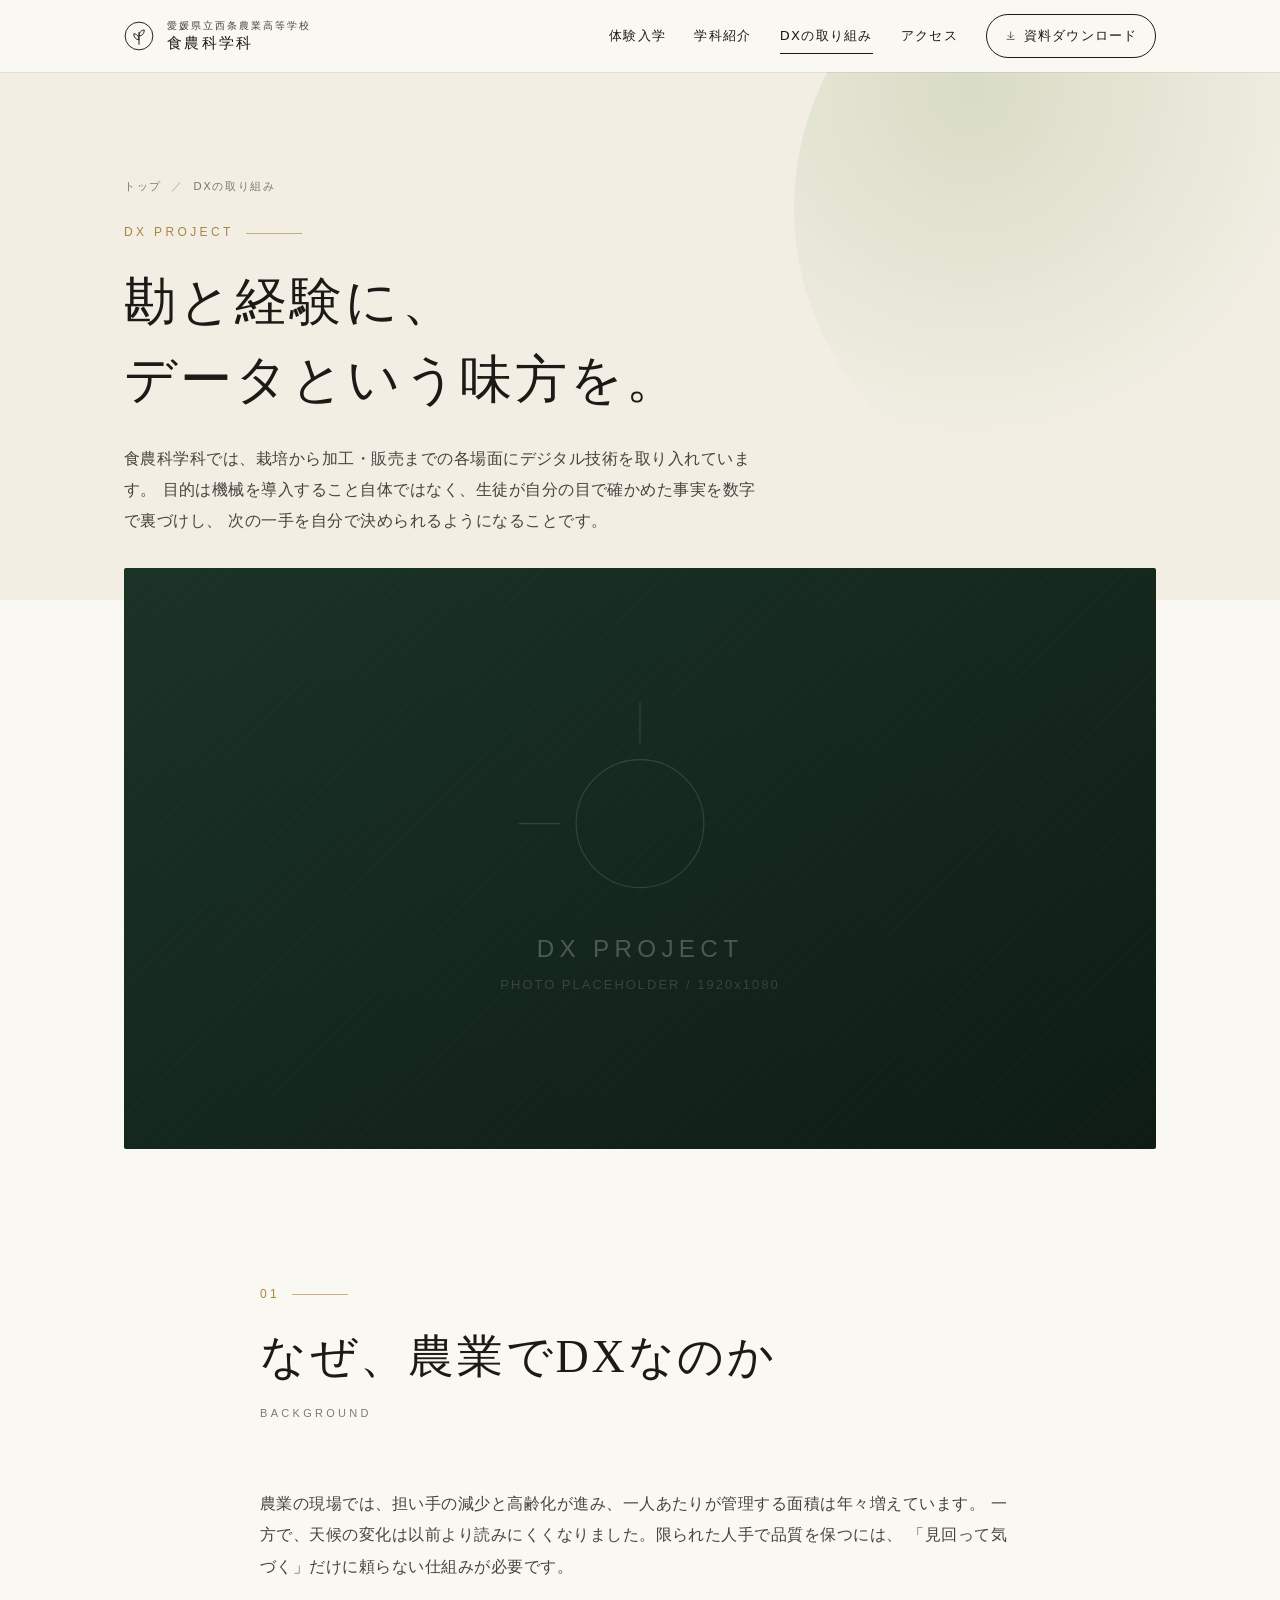
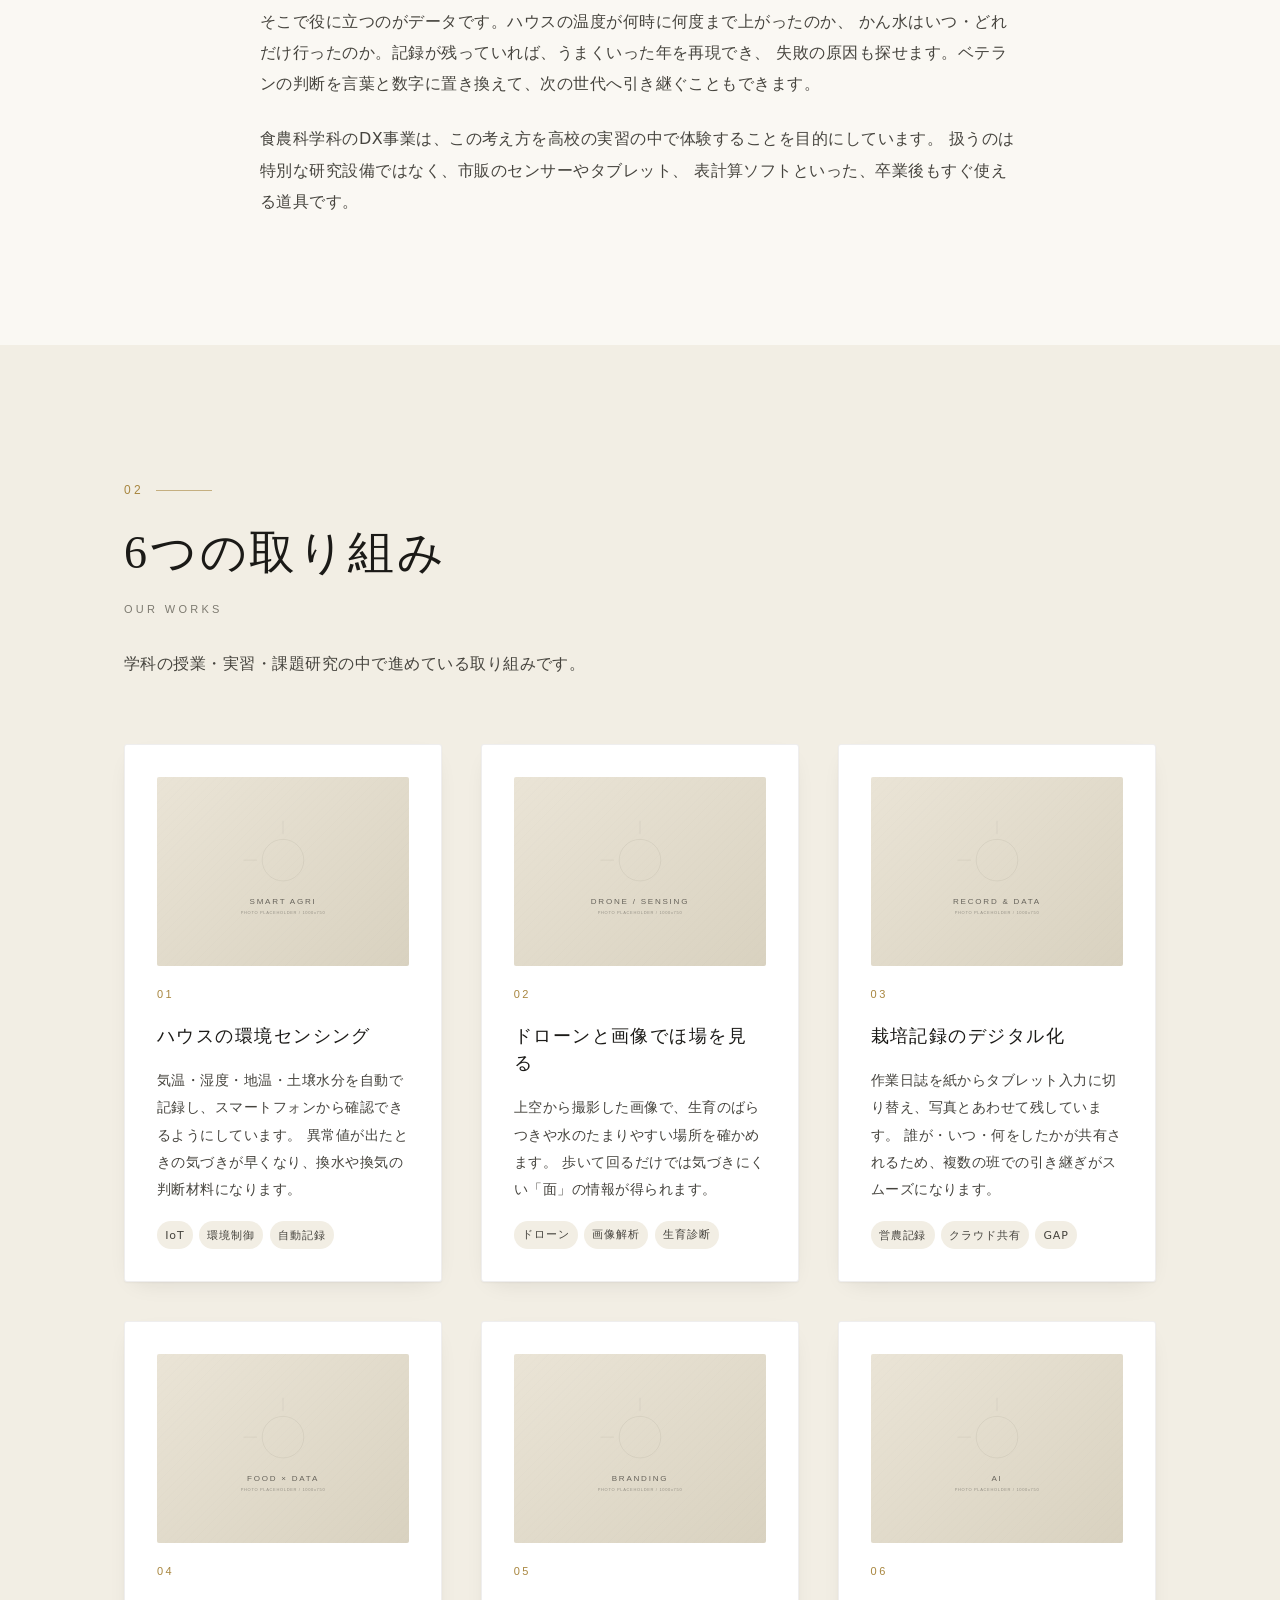
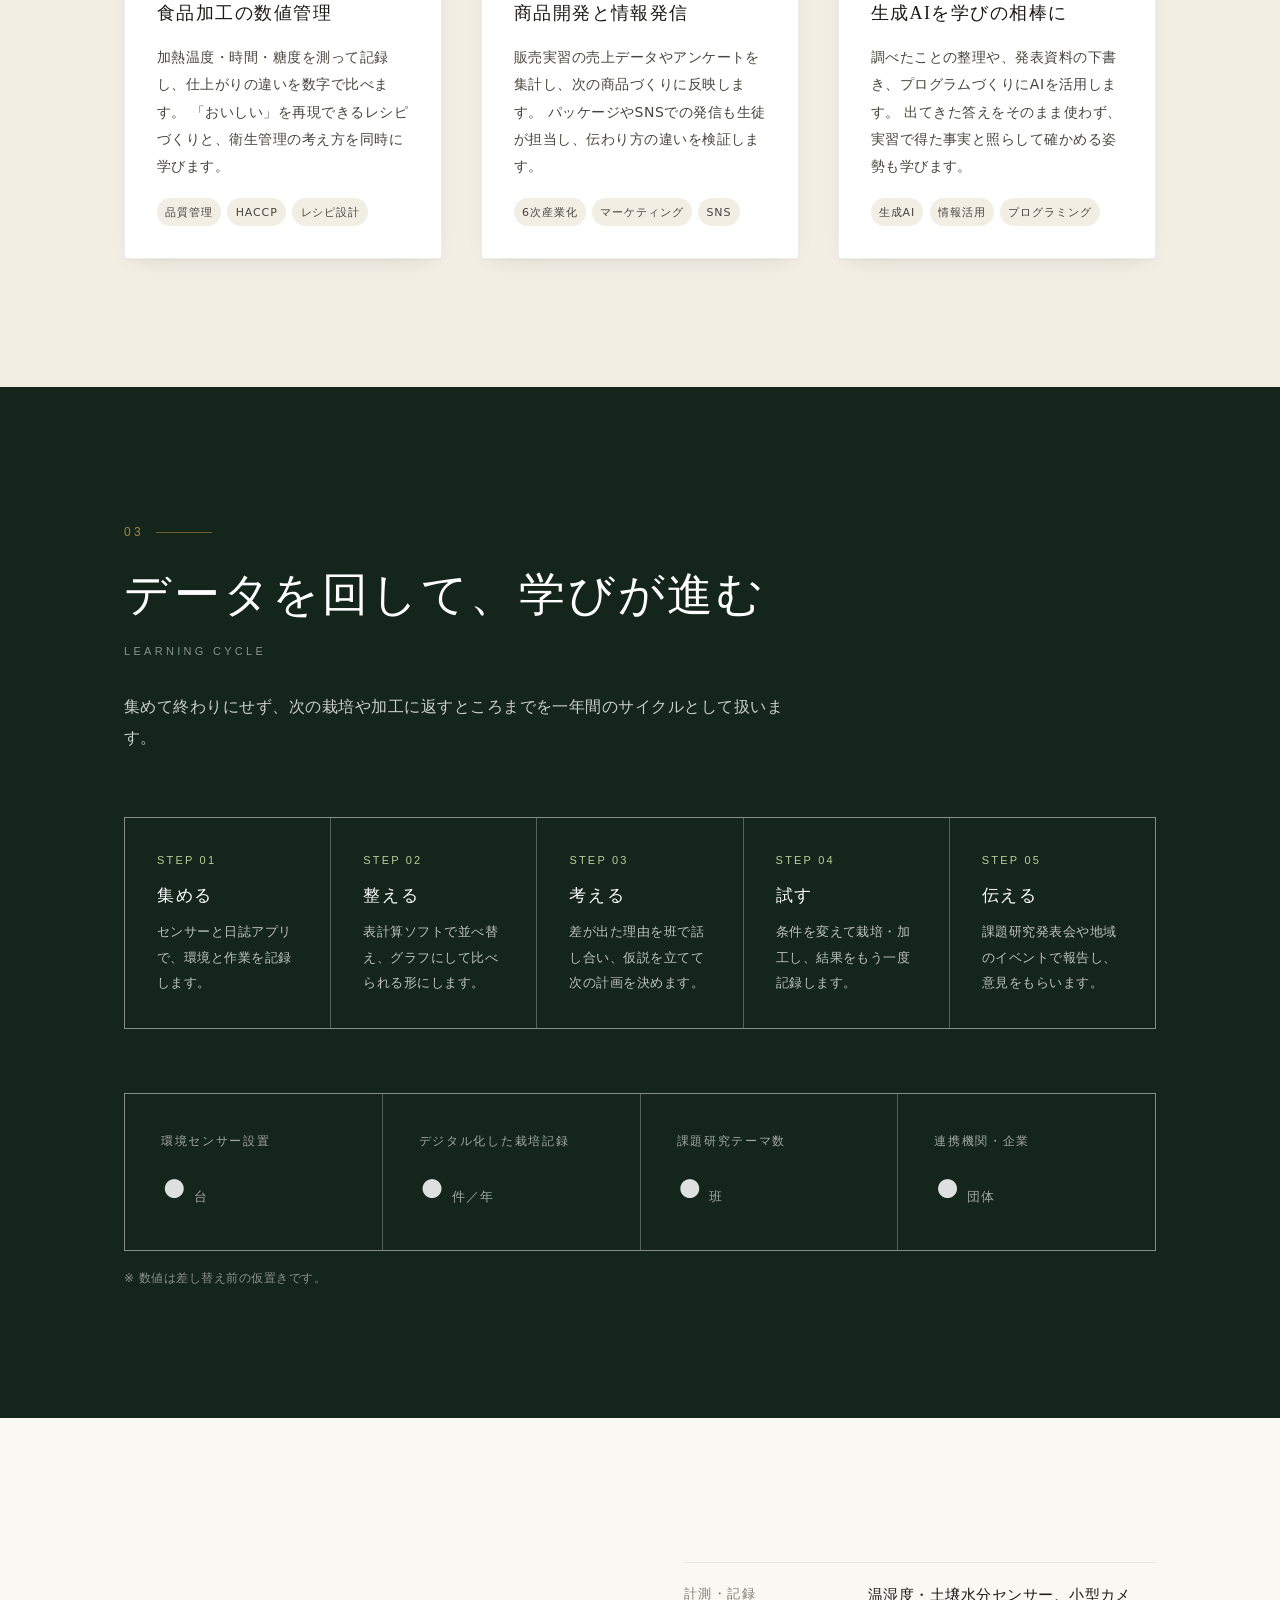
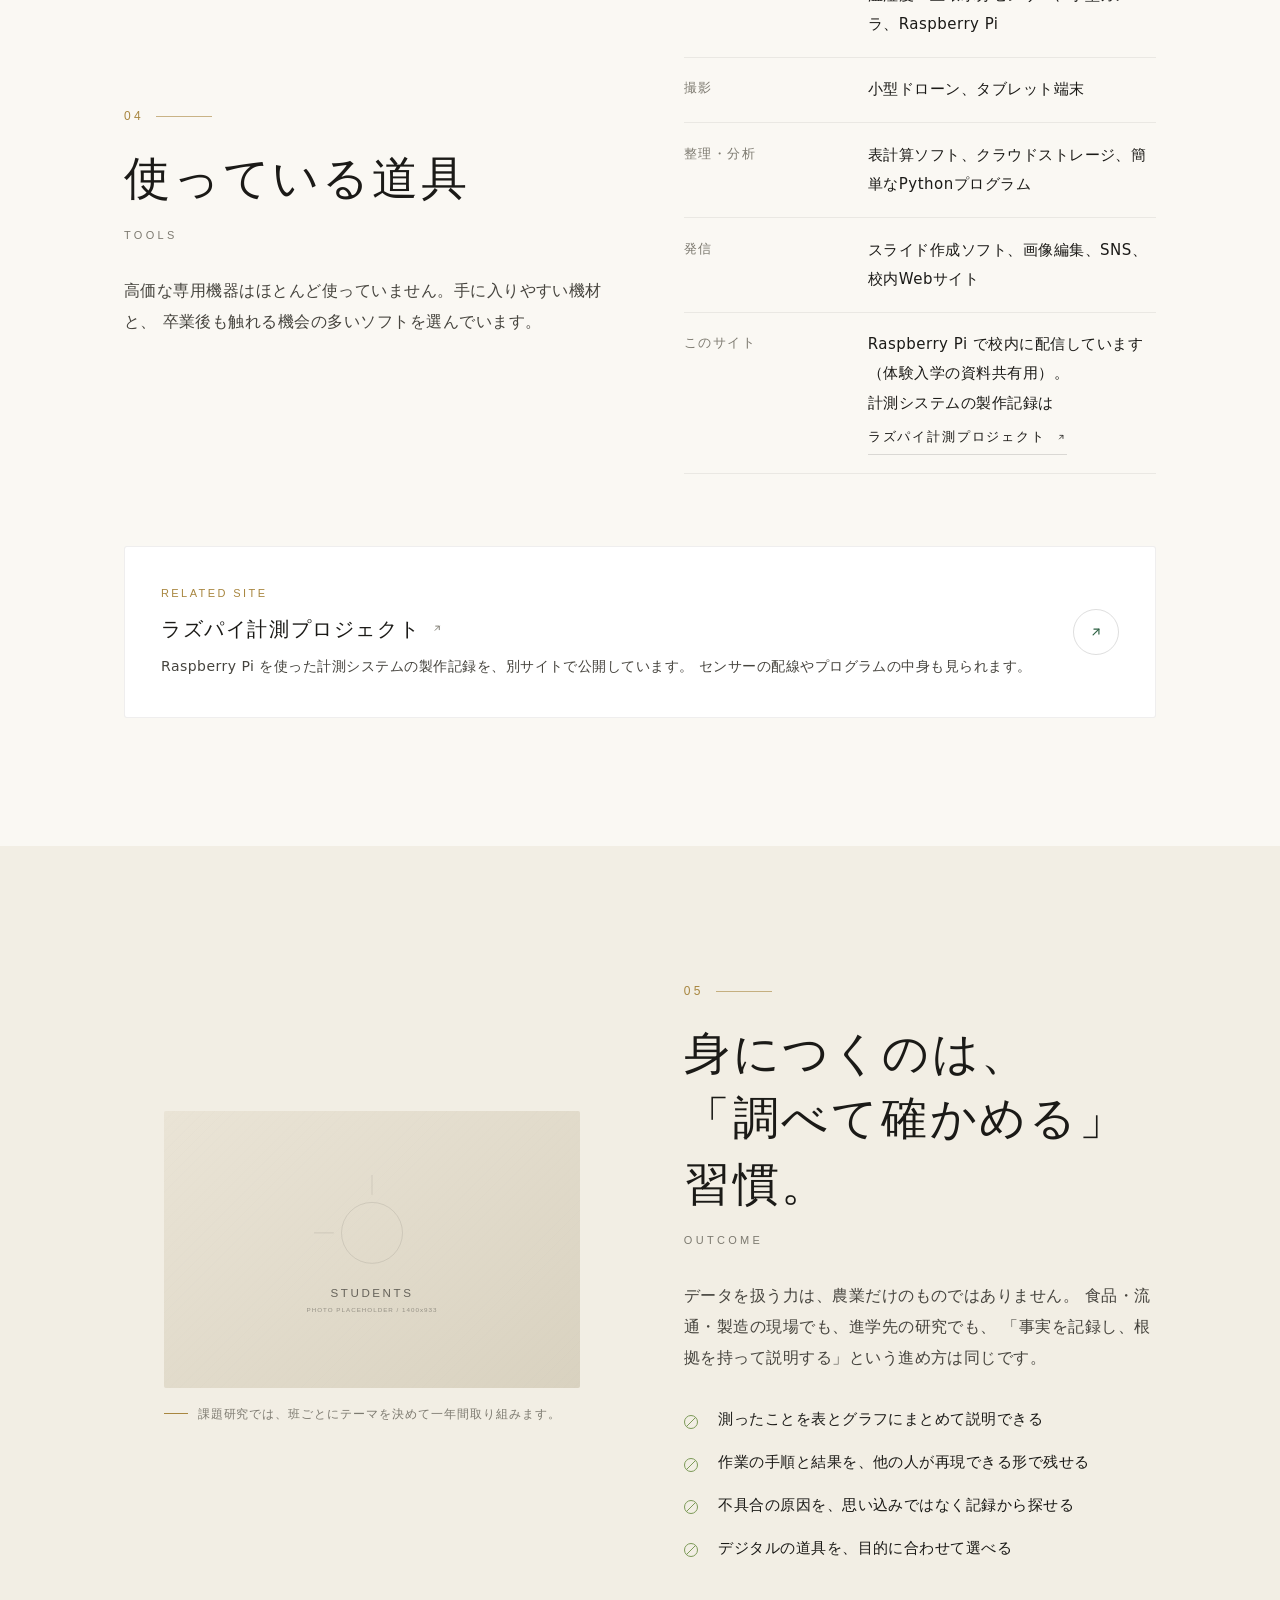
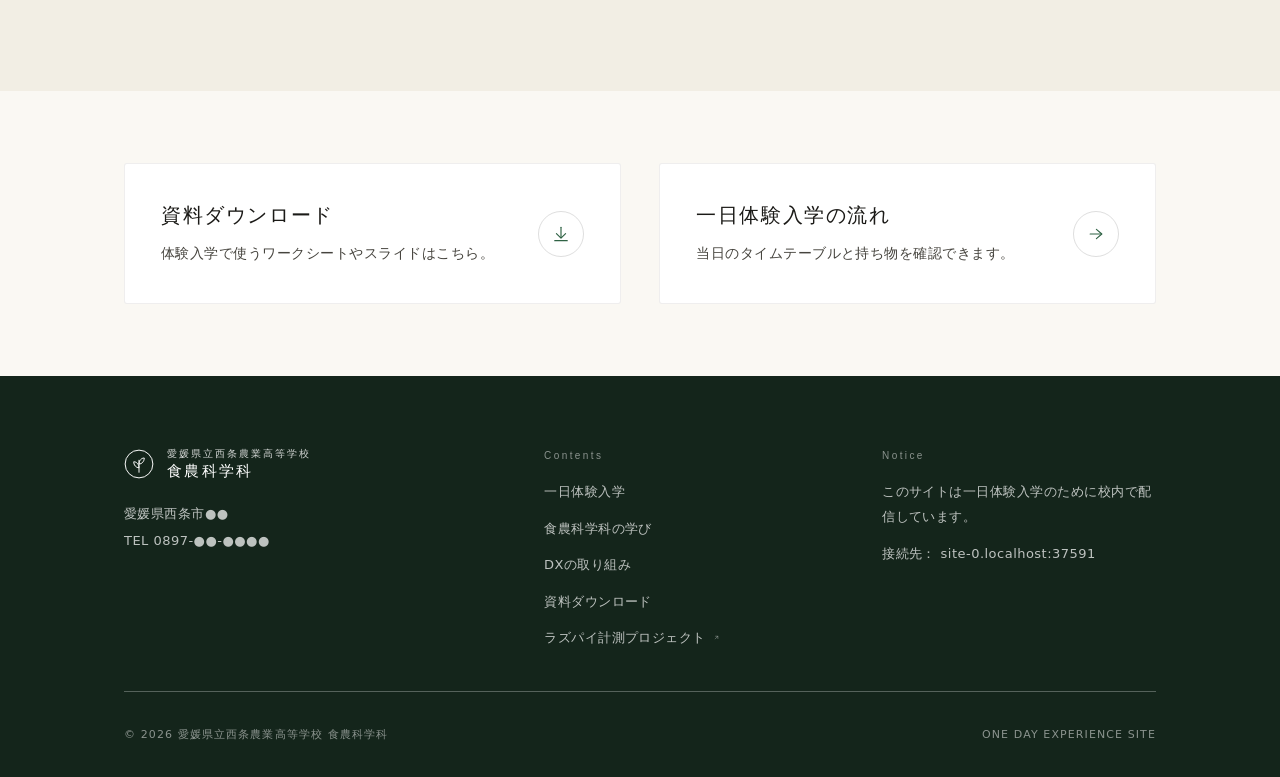
<file: dx.html>
<!DOCTYPE html>
<html lang="ja">
<head>
<meta charset="UTF-8">
<meta name="viewport" content="width=device-width, initial-scale=1">
<title>DXの取り組み｜西条農業高等学校 食農科学科</title>
<meta name="description" content="愛媛県立西条農業高等学校 食農科学科が進める農業DX（デジタルトランスフォーメーション）事業の紹介。環境センシング、ドローン、栽培記録のデジタル化、データを活かした商品開発まで。">
<meta name="theme-color" content="#14251b">
<link rel="icon" href="assets/img/favicon.svg" type="image/svg+xml">
<script>document.documentElement.className += " js";</script>
<link rel="stylesheet" href="assets/css/style.css">
<link rel="stylesheet" href="assets/css/photos.css">
</head>
<body>

<a class="skip-link" href="#main">本文へskip</a>

<!-- ======================= ヘッダー ======================= -->
<header class="header header--static">
  <div class="header__inner">
    <a class="brand" href="index.html" aria-label="西条農業高等学校 食農科学科 トップへ">
      <svg class="brand__mark" viewBox="0 0 40 40" fill="none" stroke-width="1.3" aria-hidden="true">
        <circle cx="20" cy="20" r="18.5"/>
        <path d="M20 31V15" stroke-linecap="round"/>
        <path d="M20 20c0-4.4 3-8 7-8 0 4.4-3 8-7 8Z"/>
        <path d="M20 25c0-4.4-3-8-7-8 0 4.4 3 8 7 8Z"/>
      </svg>
      <span class="brand__txt">
        <span class="brand__school">愛媛県立西条農業高等学校</span>
        <span class="brand__dept">食農科学科</span>
      </span>
    </a>

    <nav class="gnav" aria-label="メインメニュー">
      <a class="gnav__link" href="index.html#taiken">体験入学</a>
      <a class="gnav__link" href="index.html#course">学科紹介</a>
      <a class="gnav__link" href="dx.html" aria-current="page">DXの取り組み</a>
      <a class="gnav__link" href="index.html#access">アクセス</a>
      <a class="gnav__cta" href="download.html">
        <svg viewBox="0 0 24 24" fill="none" stroke="currentColor" stroke-width="1.4" stroke-linecap="round" stroke-linejoin="round" aria-hidden="true"><path d="M12 4v12"/><path d="M6.5 11.5 12 17l5.5-5.5"/><path d="M4.5 20h15"/></svg>
        資料ダウンロード
      </a>
    </nav>

    <button class="burger" type="button" aria-expanded="false" aria-controls="drawer" aria-label="メニューを開く">
      <span></span><span></span><span></span>
    </button>
  </div>
</header>

<div class="drawer" id="drawer" aria-hidden="true">
  <nav class="wrap" aria-label="メニュー">
    <ul class="drawer__list">
      <li><a href="index.html"><em>01</em>トップ</a></li>
      <li><a href="index.html#taiken"><em>02</em>一日体験入学</a></li>
      <li><a href="index.html#course"><em>03</em>食農科学科の学び</a></li>
      <li><a href="dx.html"><em>04</em>DXの取り組み</a></li>
      <li><a href="download.html"><em>05</em>資料ダウンロード</a></li>
      <li><a href="index.html#access"><em>06</em>アクセス</a></li>
    </ul>
    <p class="drawer__foot">校内Wi-Fi接続中のアドレス： <span data-host>localhost</span></p>
  </nav>
</div>

<main id="main">

  <!-- ======================= ページヘッダー ======================= -->
  <section class="phero">
    <div class="wrap phero__inner">
      <ul class="crumb">
        <li><a href="index.html">トップ</a></li>
        <li>DXの取り組み</li>
      </ul>
      <p class="head__no" style="margin-top:1.5rem" data-reveal>DX PROJECT</p>
      <h1 class="phero__ttl" data-reveal data-reveal-group="1">
        勘と経験に、<br>データという味方を。
      </h1>
      <p class="phero__lead" data-reveal data-reveal-group="2">
        食農科学科では、栽培から加工・販売までの各場面にデジタル技術を取り入れています。
        目的は機械を導入すること自体ではなく、生徒が自分の目で確かめた事実を数字で裏づけし、
        次の一手を自分で決められるようになることです。
      </p>
    </div>
  </section>

  <div class="wrap" style="margin-top:clamp(-2rem,-4vw,-1rem)">
    <div class="photo photo--16x9 ph-dx-hero" data-note="dx-hero" data-reveal></div>
  </div>

  <!-- ======================= なぜ取り組むのか ======================= -->
  <section class="section">
    <div class="wrap wrap--narrow">
      <div class="head">
        <p class="head__no" data-reveal>01</p>
        <h2 class="head__ttl" data-reveal data-reveal-group="1">なぜ、農業でDXなのか</h2>
        <p class="head__en" data-reveal data-reveal-group="2">Background</p>
      </div>

      <div style="display:grid; gap:1.5rem; color:var(--c-ink-2)" data-reveal>
        <p>
          農業の現場では、担い手の減少と高齢化が進み、一人あたりが管理する面積は年々増えています。
          一方で、天候の変化は以前より読みにくくなりました。限られた人手で品質を保つには、
          「見回って気づく」だけに頼らない仕組みが必要です。
        </p>
        <p>
          そこで役に立つのがデータです。ハウスの温度が何時に何度まで上がったのか、
          かん水はいつ・どれだけ行ったのか。記録が残っていれば、うまくいった年を再現でき、
          失敗の原因も探せます。ベテランの判断を言葉と数字に置き換えて、次の世代へ引き継ぐこともできます。
        </p>
        <p>
          食農科学科のDX事業は、この考え方を高校の実習の中で体験することを目的にしています。
          扱うのは特別な研究設備ではなく、市販のセンサーやタブレット、
          表計算ソフトといった、卒業後もすぐ使える道具です。
        </p>
      </div>
    </div>
  </section>

  <!-- ======================= 6つの取り組み ======================= -->
  <section class="section section--paper2" id="works">
    <div class="wrap">
      <div class="head">
        <p class="head__no" data-reveal>02</p>
        <h2 class="head__ttl" data-reveal data-reveal-group="1">6つの取り組み</h2>
        <p class="head__en" data-reveal data-reveal-group="2">Our Works</p>
        <p class="head__lead" data-reveal data-reveal-group="3">
          <!-- TODO: 実際に取り組んでいる内容・機材名に合わせて調整してください -->
          学科の授業・実習・課題研究の中で進めている取り組みです。
        </p>
      </div>

      <div class="grid grid--3">
        <article class="card" data-reveal data-reveal-group="0">
          <div class="photo photo--4x3 photo--zoom ph-dx-1" data-note="dx-1"></div>
          <p class="card__no">01</p>
          <h3 class="card__ttl">ハウスの環境センシング</h3>
          <p class="card__txt">
            気温・湿度・地温・土壌水分を自動で記録し、スマートフォンから確認できるようにしています。
            異常値が出たときの気づきが早くなり、換水や換気の判断材料になります。
          </p>
          <div class="card__tags">
            <span class="tag">IoT</span><span class="tag">環境制御</span><span class="tag">自動記録</span>
          </div>
        </article>

        <article class="card" data-reveal data-reveal-group="1">
          <div class="photo photo--4x3 photo--zoom ph-dx-2" data-note="dx-2"></div>
          <p class="card__no">02</p>
          <h3 class="card__ttl">ドローンと画像でほ場を見る</h3>
          <p class="card__txt">
            上空から撮影した画像で、生育のばらつきや水のたまりやすい場所を確かめます。
            歩いて回るだけでは気づきにくい「面」の情報が得られます。
          </p>
          <div class="card__tags">
            <span class="tag">ドローン</span><span class="tag">画像解析</span><span class="tag">生育診断</span>
          </div>
        </article>

        <article class="card" data-reveal data-reveal-group="2">
          <div class="photo photo--4x3 photo--zoom ph-dx-3" data-note="dx-3"></div>
          <p class="card__no">03</p>
          <h3 class="card__ttl">栽培記録のデジタル化</h3>
          <p class="card__txt">
            作業日誌を紙からタブレット入力に切り替え、写真とあわせて残しています。
            誰が・いつ・何をしたかが共有されるため、複数の班での引き継ぎがスムーズになります。
          </p>
          <div class="card__tags">
            <span class="tag">営農記録</span><span class="tag">クラウド共有</span><span class="tag">GAP</span>
          </div>
        </article>

        <article class="card" data-reveal data-reveal-group="3">
          <div class="photo photo--4x3 photo--zoom ph-dx-4" data-note="dx-4"></div>
          <p class="card__no">04</p>
          <h3 class="card__ttl">食品加工の数値管理</h3>
          <p class="card__txt">
            加熱温度・時間・糖度を測って記録し、仕上がりの違いを数字で比べます。
            「おいしい」を再現できるレシピづくりと、衛生管理の考え方を同時に学びます。
          </p>
          <div class="card__tags">
            <span class="tag">品質管理</span><span class="tag">HACCP</span><span class="tag">レシピ設計</span>
          </div>
        </article>

        <article class="card" data-reveal data-reveal-group="4">
          <div class="photo photo--4x3 photo--zoom ph-dx-5" data-note="dx-5"></div>
          <p class="card__no">05</p>
          <h3 class="card__ttl">商品開発と情報発信</h3>
          <p class="card__txt">
            販売実習の売上データやアンケートを集計し、次の商品づくりに反映します。
            パッケージやSNSでの発信も生徒が担当し、伝わり方の違いを検証します。
          </p>
          <div class="card__tags">
            <span class="tag">6次産業化</span><span class="tag">マーケティング</span><span class="tag">SNS</span>
          </div>
        </article>

        <article class="card" data-reveal data-reveal-group="5">
          <div class="photo photo--4x3 photo--zoom ph-dx-6" data-note="dx-6"></div>
          <p class="card__no">06</p>
          <h3 class="card__ttl">生成AIを学びの相棒に</h3>
          <p class="card__txt">
            調べたことの整理や、発表資料の下書き、プログラムづくりにAIを活用します。
            出てきた答えをそのまま使わず、実習で得た事実と照らして確かめる姿勢も学びます。
          </p>
          <div class="card__tags">
            <span class="tag">生成AI</span><span class="tag">情報活用</span><span class="tag">プログラミング</span>
          </div>
        </article>
      </div>
    </div>
  </section>

  <!-- ======================= 学びのサイクル ======================= -->
  <section class="section section--dark">
    <div class="wrap">
      <div class="head">
        <p class="head__no" data-reveal>03</p>
        <h2 class="head__ttl" data-reveal data-reveal-group="1">データを回して、学びが進む</h2>
        <p class="head__en" data-reveal data-reveal-group="2">Learning Cycle</p>
        <p class="head__lead" data-reveal data-reveal-group="3">
          集めて終わりにせず、次の栽培や加工に返すところまでを一年間のサイクルとして扱います。
        </p>
      </div>

      <div class="flow" data-reveal>
        <div class="flow__step">
          <p class="flow__no">STEP 01</p>
          <h3 class="flow__ttl">集める</h3>
          <p class="flow__txt">センサーと日誌アプリで、環境と作業を記録します。</p>
        </div>
        <div class="flow__step">
          <p class="flow__no">STEP 02</p>
          <h3 class="flow__ttl">整える</h3>
          <p class="flow__txt">表計算ソフトで並べ替え、グラフにして比べられる形にします。</p>
        </div>
        <div class="flow__step">
          <p class="flow__no">STEP 03</p>
          <h3 class="flow__ttl">考える</h3>
          <p class="flow__txt">差が出た理由を班で話し合い、仮説を立てて次の計画を決めます。</p>
        </div>
        <div class="flow__step">
          <p class="flow__no">STEP 04</p>
          <h3 class="flow__ttl">試す</h3>
          <p class="flow__txt">条件を変えて栽培・加工し、結果をもう一度記録します。</p>
        </div>
        <div class="flow__step">
          <p class="flow__no">STEP 05</p>
          <h3 class="flow__ttl">伝える</h3>
          <p class="flow__txt">課題研究発表会や地域のイベントで報告し、意見をもらいます。</p>
        </div>
      </div>

      <!-- TODO: 実績値に差し替えてください（未確定の項目は削除しても崩れません） -->
      <dl class="stats" style="margin-top:clamp(2.5rem,6vw,4rem)" data-reveal>
        <div>
          <dt>環境センサー設置</dt>
          <dd>●<small> 台</small></dd>
        </div>
        <div>
          <dt>デジタル化した栽培記録</dt>
          <dd>●<small> 件／年</small></dd>
        </div>
        <div>
          <dt>課題研究テーマ数</dt>
          <dd>●<small> 班</small></dd>
        </div>
        <div>
          <dt>連携機関・企業</dt>
          <dd>●<small> 団体</small></dd>
        </div>
      </dl>
      <p style="margin-top:1rem; font-size:.75rem; color:rgba(255,255,255,.5)">
        ※ 数値は差し替え前の仮置きです。
      </p>
    </div>
  </section>

  <!-- ======================= 使っている道具 ======================= -->
  <section class="section">
    <div class="wrap">
      <div class="split">
        <div>
          <div class="head" style="margin-bottom:0">
            <p class="head__no" data-reveal>04</p>
            <h2 class="head__ttl" data-reveal data-reveal-group="1">使っている道具</h2>
            <p class="head__en" data-reveal data-reveal-group="2">Tools</p>
            <p class="head__lead" data-reveal data-reveal-group="3">
              高価な専用機器はほとんど使っていません。手に入りやすい機材と、
              卒業後も触れる機会の多いソフトを選んでいます。
            </p>
          </div>
        </div>

        <!-- TODO: 実際の機材・ソフト名に差し替えてください -->
        <dl class="dl-rule" data-reveal data-reveal-group="1">
          <div>
            <dt>計測・記録</dt>
            <dd>温湿度・土壌水分センサー、小型カメラ、Raspberry Pi</dd>
          </div>
          <div>
            <dt>撮影</dt>
            <dd>小型ドローン、タブレット端末</dd>
          </div>
          <div>
            <dt>整理・分析</dt>
            <dd>表計算ソフト、クラウドストレージ、簡単なPythonプログラム</dd>
          </div>
          <div>
            <dt>発信</dt>
            <dd>スライド作成ソフト、画像編集、SNS、校内Webサイト</dd>
          </div>
          <div>
            <dt>このサイト</dt>
            <dd>
              Raspberry Pi で校内に配信しています（体験入学の資料共有用）。<br>
              計測システムの製作記録は
              <a class="tlink" href="https://agrimuitobom.github.io/rasp/" target="_blank" rel="noopener" style="margin-top:.4rem">
                ラズパイ計測プロジェクト
                <svg viewBox="0 0 24 24" fill="none" stroke="currentColor" stroke-width="1.5" stroke-linecap="round" stroke-linejoin="round" aria-hidden="true"><path d="M8.5 15.5 15.5 8.5"/><path d="M9.5 8.5h6v6"/></svg>
              </a>
            </dd>
          </div>
        </dl>
      </div>

      <!-- TODO: リンク先の名称・説明は実際のページに合わせて調整してください -->
      <a class="linkcard" style="margin-top:clamp(2.5rem,5vw,3.5rem)"
         href="https://agrimuitobom.github.io/rasp/" target="_blank" rel="noopener" data-reveal>
        <div>
          <p class="card__no">RELATED SITE</p>
          <h3 class="linkcard__ttl" style="margin-top:.6rem">ラズパイ計測プロジェクト<svg class="ext-mark" viewBox="0 0 24 24" fill="none" stroke="currentColor" stroke-width="1.6" stroke-linecap="round" stroke-linejoin="round" aria-hidden="true"><path d="M8.5 15.5 15.5 8.5"/><path d="M9.5 8.5h6v6"/></svg></h3>
          <p class="linkcard__txt">
            Raspberry Pi を使った計測システムの製作記録を、別サイトで公開しています。
            センサーの配線やプログラムの中身も見られます。
          </p>
        </div>
        <span class="ico-circle" aria-hidden="true">
          <svg viewBox="0 0 24 24" fill="none" stroke="currentColor" stroke-width="1.4" stroke-linecap="round" stroke-linejoin="round"><path d="M8.5 15.5 15.5 8.5"/><path d="M9.5 8.5h6v6"/></svg>
        </span>
      </a>
    </div>
  </section>

  <!-- ======================= 生徒の学び ======================= -->
  <section class="section section--paper2">
    <div class="wrap">
      <div class="split split--rev">
        <div>
          <div class="head" style="margin-bottom:0">
            <p class="head__no" data-reveal>05</p>
            <h2 class="head__ttl" data-reveal data-reveal-group="1">
              身につくのは、<br>「調べて確かめる」習慣。
            </h2>
            <p class="head__en" data-reveal data-reveal-group="2">Outcome</p>
            <div class="head__lead" data-reveal data-reveal-group="3">
              <p>
                データを扱う力は、農業だけのものではありません。
                食品・流通・製造の現場でも、進学先の研究でも、
                「事実を記録し、根拠を持って説明する」という進め方は同じです。
              </p>
            </div>
            <ul class="checks" style="margin-top:2rem" data-reveal data-reveal-group="4">
              <li>測ったことを表とグラフにまとめて説明できる</li>
              <li>作業の手順と結果を、他の人が再現できる形で残せる</li>
              <li>不具合の原因を、思い込みではなく記録から探せる</li>
              <li>デジタルの道具を、目的に合わせて選べる</li>
            </ul>
          </div>
        </div>

        <figure class="figure" data-reveal>
          <div class="photo photo--3x2 photo--zoom ph-students" data-note="students"></div>
          <figcaption>課題研究では、班ごとにテーマを決めて一年間取り組みます。</figcaption>
        </figure>
      </div>
    </div>
  </section>

  <!-- ======================= 次に見るもの ======================= -->
  <section class="section section--tight">
    <div class="wrap">
      <div class="grid grid--2">
        <a class="linkcard" href="download.html" data-reveal>
          <div>
            <h3 class="linkcard__ttl">資料ダウンロード</h3>
            <p class="linkcard__txt">体験入学で使うワークシートやスライドはこちら。</p>
          </div>
          <span class="ico-circle" aria-hidden="true">
            <svg viewBox="0 0 24 24" fill="none" stroke="currentColor" stroke-width="1.4" stroke-linecap="round" stroke-linejoin="round"><path d="M12 4v12"/><path d="M6.5 11.5 12 17l5.5-5.5"/><path d="M4.5 20h15"/></svg>
          </span>
        </a>
        <a class="linkcard" href="index.html#taiken" data-reveal data-reveal-group="1">
          <div>
            <h3 class="linkcard__ttl">一日体験入学の流れ</h3>
            <p class="linkcard__txt">当日のタイムテーブルと持ち物を確認できます。</p>
          </div>
          <span class="ico-circle" aria-hidden="true">
            <svg viewBox="0 0 24 24" fill="none" stroke="currentColor" stroke-width="1.4" stroke-linecap="round" stroke-linejoin="round"><path d="M5 12h13"/><path d="M12.5 6.5 19 12l-6.5 5.5"/></svg>
          </span>
        </a>
      </div>
    </div>
  </section>
</main>

<footer class="footer">
  <div class="wrap">
    <div class="footer__top">
      <div>
        <a class="brand footer__brand" href="index.html">
          <svg class="brand__mark" viewBox="0 0 40 40" fill="none" stroke-width="1.3" aria-hidden="true">
            <circle cx="20" cy="20" r="18.5"/>
            <path d="M20 31V15" stroke-linecap="round"/>
            <path d="M20 20c0-4.4 3-8 7-8 0 4.4-3 8-7 8Z"/>
            <path d="M20 25c0-4.4-3-8-7-8 0 4.4 3 8 7 8Z"/>
          </svg>
          <span class="brand__txt">
            <span class="brand__school">愛媛県立西条農業高等学校</span>
            <span class="brand__dept">食農科学科</span>
          </span>
        </a>
        <address class="footer__addr">
          愛媛県西条市●●<br>
          TEL 0897-●●-●●●●
        </address>
      </div>
      <nav aria-label="サイト内リンク">
        <h3>Contents</h3>
        <ul class="footer__links">
          <li><a href="index.html#taiken">一日体験入学</a></li>
          <li><a href="index.html#course">食農科学科の学び</a></li>
          <li><a href="dx.html">DXの取り組み</a></li>
          <li><a href="download.html">資料ダウンロード</a></li>
          <!-- TODO: リンク先の名称は実際のページに合わせて調整してください -->
          <li><a href="https://agrimuitobom.github.io/rasp/" target="_blank" rel="noopener">ラズパイ計測プロジェクト<svg viewBox="0 0 24 24" fill="none" stroke="currentColor" stroke-width="1.6" stroke-linecap="round" stroke-linejoin="round" aria-hidden="true"><path d="M8.5 15.5 15.5 8.5"/><path d="M9.5 8.5h6v6"/></svg></a></li>
        </ul>
      </nav>
      <div>
        <h3>Notice</h3>
        <ul class="footer__links">
          <li>このサイトは一日体験入学のために校内で配信しています。</li>
          <li>接続先： <span data-host>localhost</span></li>
        </ul>
      </div>
    </div>
    <div class="footer__bottom">
      <p>&copy; <span data-year>2026</span> 愛媛県立西条農業高等学校 食農科学科</p>
      <p>ONE DAY EXPERIENCE SITE</p>
    </div>
  </div>
</footer>

<script src="assets/js/main.js" defer></script>
</body>
</html>
</file>
<file: assets/css/style.css>
@charset "UTF-8";
/* ==========================================================================
   西条農業高校 食農科学科 一日体験入学サイト
   style.css  ─ デザインシステム本体
   ※ 外部CDN・Webフォントは一切使いません（ラズパイのオフライン配信前提）
   ========================================================================== */

/* --------------------------------------------------------------------------
   1. トークン
   -------------------------------------------------------------------------- */
:root {
  color-scheme: light;

  /* 色：墨と深緑、生成りの紙 */
  --c-ink:        #1b1a17;
  --c-ink-2:      #46443e;
  --c-ink-3:      #7d7a70;
  --c-paper:      #faf8f3;
  --c-paper-2:    #f2eee4;
  --c-paper-3:    #e8e2d4;
  --c-green-900:  #14251b;
  --c-green-700:  #1f4130;
  --c-green-500:  #2f6244;
  --c-leaf:       #7d9a58;
  --c-gold:       #a8863f;
  --c-white:      #ffffff;

  --c-line:       rgba(27, 26, 23, 0.14);
  --c-line-soft:  rgba(27, 26, 23, 0.07);
  --c-line-light: rgba(255, 255, 255, 0.28);

  /* 書体：端末にある和文フォントで完結させる */
  --f-serif: "Hiragino Mincho ProN", "HiraMinProN-W3", "Yu Mincho", YuMincho,
             "Noto Serif JP", "Noto Serif CJK JP", "BIZ UDPMincho",
             "MS PMincho", serif;
  --f-sans:  "Hiragino Sans", "HiraginoSans-W3", "Noto Sans JP",
             "Noto Sans CJK JP", "Yu Gothic Medium", "Yu Gothic", YuGothic,
             Meiryo, system-ui, -apple-system, sans-serif;
  --f-num:   "Helvetica Neue", Helvetica, Arial, var(--f-sans);

  /* 余白のリズム */
  --sp-1: 0.5rem;
  --sp-2: 1rem;
  --sp-3: 1.5rem;
  --sp-4: 2rem;
  --sp-5: 3rem;
  --sp-6: 4.5rem;
  --sp-7: 7rem;
  --sp-8: 10rem;

  --wrap: 1160px;
  --wrap-narrow: 760px;
  --gutter: clamp(1.25rem, 5vw, 4rem);

  --header-h: 72px;

  --ease: cubic-bezier(0.22, 0.61, 0.36, 1);
  --ease-out: cubic-bezier(0.16, 1, 0.3, 1);

  --shadow-1: 0 1px 2px rgba(27, 26, 23, 0.04),
              0 8px 24px -12px rgba(27, 26, 23, 0.14);
  --shadow-2: 0 2px 4px rgba(27, 26, 23, 0.05),
              0 24px 60px -24px rgba(27, 26, 23, 0.28);
}

/* --------------------------------------------------------------------------
   2. リセットと下地
   -------------------------------------------------------------------------- */
*, *::before, *::after { box-sizing: border-box; }

html {
  -webkit-text-size-adjust: 100%;
  scroll-behavior: smooth;
  scroll-padding-top: calc(var(--header-h) + 1rem);
}

body {
  margin: 0;
  background: var(--c-paper);
  color: var(--c-ink);
  font-family: var(--f-sans);
  font-size: clamp(0.9375rem, 0.9rem + 0.2vw, 1rem);
  line-height: 1.95;
  letter-spacing: 0.03em;
  font-feature-settings: "palt" 1;
  -webkit-font-smoothing: antialiased;
  overflow-x: hidden;
}

body.is-locked { overflow: hidden; }

img, svg, video { display: block; max-width: 100%; height: auto; }

/* hidden 属性は display 指定より優先させる（.btn などが display を持つため） */
[hidden] { display: none !important; }
a { color: inherit; text-decoration: none; }
button { font: inherit; color: inherit; }

h1, h2, h3, h4 {
  margin: 0;
  font-family: var(--f-serif);
  font-weight: 500;
  line-height: 1.5;
  letter-spacing: 0.06em;
}

p { margin: 0; }
ul, ol { margin: 0; padding: 0; list-style: none; }

::selection { background: var(--c-leaf); color: var(--c-white); }

:focus-visible {
  outline: 2px solid var(--c-green-500);
  outline-offset: 3px;
  border-radius: 2px;
}

.u-visually-hidden {
  position: absolute !important;
  width: 1px; height: 1px;
  margin: -1px; padding: 0;
  overflow: hidden;
  clip-path: inset(50%);
  white-space: nowrap;
}

.skip-link {
  position: fixed;
  top: 0.5rem; left: 50%;
  transform: translate(-50%, -200%);
  z-index: 200;
  padding: 0.6rem 1.2rem;
  background: var(--c-green-700);
  color: var(--c-white);
  font-size: 0.8125rem;
  border-radius: 999px;
  transition: transform 0.2s var(--ease);
}
.skip-link:focus { transform: translate(-50%, 0); }

/* --------------------------------------------------------------------------
   3. レイアウト部品
   -------------------------------------------------------------------------- */
.wrap {
  width: 100%;
  max-width: var(--wrap);
  margin-inline: auto;
  padding-inline: var(--gutter);
}
.wrap--narrow { max-width: calc(var(--wrap-narrow) + var(--gutter) * 2); }

.section { padding-block: clamp(4rem, 10vw, var(--sp-8)); }
.section--tight { padding-block: clamp(3rem, 7vw, var(--sp-6)); }
.section--paper2 { background: var(--c-paper-2); }
.section--dark {
  background: var(--c-green-900);
  color: rgba(255, 255, 255, 0.86);
}
.section--dark h2, .section--dark h3 { color: var(--c-white); }

.rule {
  height: 1px;
  border: 0;
  margin: 0;
  background: var(--c-line);
}

/* 見出しブロック --------------------------------------------------------- */
.head { margin-bottom: clamp(2.5rem, 5vw, 4rem); }

.head__no {
  display: inline-flex;
  align-items: center;
  gap: 0.75rem;
  font-family: var(--f-num);
  font-size: 0.75rem;
  letter-spacing: 0.28em;
  color: var(--c-gold);
}
.head__no::after {
  content: "";
  width: clamp(2rem, 6vw, 3.5rem);
  height: 1px;
  background: currentColor;
  opacity: 0.6;
}

.head__ttl {
  margin-top: 1rem;
  font-size: clamp(1.625rem, 1.1rem + 2.4vw, 2.875rem);
  line-height: 1.42;
}
.head__ttl .thin { color: var(--c-ink-3); }

.head__en {
  margin-top: 0.85rem;
  font-family: var(--f-num);
  font-size: 0.6875rem;
  letter-spacing: 0.3em;
  text-transform: uppercase;
  color: var(--c-ink-3);
}
.section--dark .head__en { color: rgba(255, 255, 255, 0.5); }

.head__lead {
  margin-top: 1.75rem;
  max-width: 42em;
  color: var(--c-ink-2);
}
.section--dark .head__lead { color: rgba(255, 255, 255, 0.78); }

/* 縦書きの飾りラベル ---------------------------------------------------- */
.vlabel {
  writing-mode: vertical-rl;
  font-family: var(--f-serif);
  font-size: 0.75rem;
  letter-spacing: 0.42em;
  color: var(--c-ink-3);
}

/* ボタン ---------------------------------------------------------------- */
.btn {
  --btn-bg: var(--c-green-700);
  --btn-fg: var(--c-white);
  position: relative;
  display: inline-flex;
  align-items: center;
  gap: 0.9em;
  padding: 1.05em 2.1em;
  background: var(--btn-bg);
  color: var(--btn-fg);
  font-size: 0.875rem;
  letter-spacing: 0.12em;
  border: 1px solid transparent;
  border-radius: 999px;
  cursor: pointer;
  overflow: hidden;
  transition: background 0.4s var(--ease), color 0.4s var(--ease),
              border-color 0.4s var(--ease), transform 0.4s var(--ease);
}
.btn__ico {
  flex: none;
  width: 1.1em;
  transition: transform 0.4s var(--ease-out);
}
.btn:hover { transform: translateY(-2px); }
.btn:hover .btn__ico { transform: translateX(0.28em); }
.btn--down:hover .btn__ico { transform: translateY(0.22em); }

.btn--ghost {
  --btn-bg: transparent;
  --btn-fg: var(--c-ink);
  border-color: var(--c-line);
}
.btn--ghost:hover { --btn-bg: var(--c-ink); --btn-fg: var(--c-white); }

/* ZIP作成中 */
.btn[aria-busy="true"] {
  cursor: progress;
  opacity: 0.65;
  pointer-events: none;
}
.btn[aria-busy="true"] .btn__ico { animation: btnbusy 1s var(--ease) infinite; }
@keyframes btnbusy {
  0%, 100% { transform: translateY(0); opacity: 1; }
  50%      { transform: translateY(0.25em); opacity: 0.4; }
}

.btn--light {
  --btn-bg: transparent;
  --btn-fg: var(--c-white);
  border-color: var(--c-line-light);
}
.btn--light:hover { --btn-bg: var(--c-white); --btn-fg: var(--c-green-900); }

.btn-row {
  display: flex;
  flex-wrap: wrap;
  gap: 0.9rem;
}

/* テキストリンク -------------------------------------------------------- */
.tlink {
  display: inline-flex;
  align-items: center;
  gap: 0.7em;
  font-size: 0.8125rem;
  letter-spacing: 0.14em;
  padding-bottom: 0.35em;
  border-bottom: 1px solid var(--c-line);
  transition: border-color 0.3s var(--ease), gap 0.3s var(--ease);
}
.tlink:hover { border-color: var(--c-green-500); gap: 1.1em; }
.tlink svg { width: 0.95em; flex: none; }

/* --------------------------------------------------------------------------
   4. ヘッダー
   -------------------------------------------------------------------------- */
.header {
  position: fixed;
  inset: 0 0 auto 0;
  /* ドロワー(110)より前に置く。閉じるボタンが押せなくなるのを防ぐ */
  z-index: 130;
  height: var(--header-h);
  display: flex;
  align-items: center;
  color: var(--c-white);
  transition: background 0.45s var(--ease), color 0.45s var(--ease),
              box-shadow 0.45s var(--ease), height 0.45s var(--ease);
}
.header::after {
  content: "";
  position: absolute;
  inset: 0 0 auto 0;
  height: 140px;
  background: linear-gradient(to bottom, rgba(10, 18, 13, 0.5), transparent);
  opacity: 1;
  transition: opacity 0.45s var(--ease);
  pointer-events: none;
  z-index: -1;
}
.header.is-solid {
  background: rgba(250, 248, 243, 0.92);
  -webkit-backdrop-filter: saturate(1.4) blur(14px);
  backdrop-filter: saturate(1.4) blur(14px);
  color: var(--c-ink);
  box-shadow: 0 1px 0 var(--c-line-soft);
}
.header.is-solid::after { opacity: 0; }

/* トップ以外の下層ページは常に不透明ヘッダー */
.header--static {
  position: sticky;
  background: rgba(250, 248, 243, 0.92);
  -webkit-backdrop-filter: saturate(1.4) blur(14px);
  backdrop-filter: saturate(1.4) blur(14px);
  color: var(--c-ink);
  box-shadow: 0 1px 0 var(--c-line-soft);
}
.header--static::after { display: none; }

/* ドロワーを開いている間は、ヘッダーを暗い背景に溶け込ませる */
body.is-locked .header {
  background: transparent;
  -webkit-backdrop-filter: none;
  backdrop-filter: none;
  color: var(--c-white);
  box-shadow: none;
}
body.is-locked .header::after { opacity: 0; }

.header__inner {
  width: 100%;
  max-width: var(--wrap);
  margin-inline: auto;
  padding-inline: var(--gutter);
  display: flex;
  align-items: center;
  justify-content: space-between;
  gap: var(--sp-3);
}

.brand { display: flex; align-items: center; gap: 0.8rem; }
.brand__mark {
  flex: none;
  width: 30px; height: 30px;
}
.brand__mark path, .brand__mark circle { stroke: currentColor; }
.brand__txt { display: grid; gap: 0.15em; }
.brand__school {
  font-size: 0.625rem;
  letter-spacing: 0.2em;
  opacity: 0.8;
  line-height: 1.2;
}
.brand__dept {
  font-family: var(--f-serif);
  font-size: 0.9375rem;
  letter-spacing: 0.16em;
  line-height: 1.2;
}

.gnav { display: flex; align-items: center; gap: clamp(1.1rem, 2.2vw, 2.1rem); }
.gnav__link {
  position: relative;
  font-size: 0.8125rem;
  letter-spacing: 0.1em;
  padding-block: 0.4em;
}
.gnav__link::after {
  content: "";
  position: absolute;
  left: 0; bottom: 0;
  width: 100%; height: 1px;
  background: currentColor;
  transform: scaleX(0);
  transform-origin: left;
  transition: transform 0.4s var(--ease-out);
}
.gnav__link:hover::after, .gnav__link[aria-current="page"]::after { transform: scaleX(1); }

.gnav__cta {
  display: inline-flex;
  align-items: center;
  gap: 0.6em;
  padding: 0.7em 1.4em;
  font-size: 0.78125rem;
  letter-spacing: 0.1em;
  border: 1px solid currentColor;
  border-radius: 999px;
  transition: background 0.35s var(--ease), color 0.35s var(--ease);
}
.gnav__cta svg { width: 0.9em; }
.header.is-solid .gnav__cta:hover,
.header--static .gnav__cta:hover { background: var(--c-ink); color: var(--c-paper); }
.gnav__cta:hover { background: var(--c-white); color: var(--c-green-900); }

/* ハンバーガー ---------------------------------------------------------- */
.burger {
  display: none;
  width: 44px; height: 44px;
  margin-right: -10px;
  background: none;
  border: 0;
  cursor: pointer;
  position: relative;
  z-index: 120;
}
.burger span {
  position: absolute;
  left: 11px;
  width: 22px; height: 1px;
  background: currentColor;
  transition: transform 0.4s var(--ease), opacity 0.3s var(--ease);
}
.burger span:nth-child(1) { top: 17px; }
.burger span:nth-child(2) { top: 22px; }
.burger span:nth-child(3) { top: 27px; }
.burger[aria-expanded="true"] span:nth-child(1) { transform: translateY(5px) rotate(45deg); }
.burger[aria-expanded="true"] span:nth-child(2) { opacity: 0; }
.burger[aria-expanded="true"] span:nth-child(3) { transform: translateY(-5px) rotate(-45deg); }

/* ドロワー -------------------------------------------------------------- */
.drawer {
  position: fixed;
  inset: 0;
  z-index: 110;
  display: grid;
  align-content: center;
  padding: calc(var(--header-h) + 2rem) var(--gutter) 3rem;
  background: var(--c-green-900);
  color: var(--c-white);
  opacity: 0;
  visibility: hidden;
  transition: opacity 0.5s var(--ease), visibility 0.5s;
}
.drawer.is-open { opacity: 1; visibility: visible; }
.drawer__list { display: grid; gap: 0.35rem; }
.drawer__list a {
  display: flex;
  align-items: baseline;
  gap: 1rem;
  padding: 0.85rem 0;
  border-bottom: 1px solid var(--c-line-light);
  font-family: var(--f-serif);
  font-size: 1.25rem;
  letter-spacing: 0.12em;
  opacity: 0;
  transform: translateY(12px);
}
.drawer.is-open .drawer__list a {
  opacity: 1;
  transform: none;
  transition: opacity 0.6s var(--ease) calc(var(--i, 0) * 60ms + 120ms),
              transform 0.6s var(--ease-out) calc(var(--i, 0) * 60ms + 120ms);
}
.drawer__list em {
  font-family: var(--f-num);
  font-size: 0.6875rem;
  font-style: normal;
  letter-spacing: 0.2em;
  color: rgba(255, 255, 255, 0.45);
}
.drawer__foot {
  margin-top: 2.5rem;
  font-size: 0.75rem;
  letter-spacing: 0.1em;
  color: rgba(255, 255, 255, 0.6);
}

/* --------------------------------------------------------------------------
   5. ヒーロー
   -------------------------------------------------------------------------- */
.hero {
  position: relative;
  min-height: 100svh;
  display: grid;
  align-items: end;
  overflow: hidden;
  color: var(--c-white);
  background: var(--c-green-900);
}
.hero__media {
  position: absolute;
  inset: 0;
  z-index: 0;
}
.hero__media .photo { height: 100%; }
.hero__media .photo::after {
  content: "";
  position: absolute;
  inset: 0;
  background:
    linear-gradient(to top, rgba(8, 16, 11, 0.82) 0%, rgba(8, 16, 11, 0.34) 45%, rgba(8, 16, 11, 0.22) 100%);
}
.hero__media img, .hero__media .photo__img {
  animation: kenburns 26s var(--ease) infinite alternate;
}
@keyframes kenburns {
  from { transform: scale(1.02); }
  to   { transform: scale(1.12) translate3d(-1.5%, -1%, 0); }
}

.hero__inner {
  position: relative;
  z-index: 1;
  width: 100%;
  max-width: var(--wrap);
  margin-inline: auto;
  padding: calc(var(--header-h) + 4rem) var(--gutter) clamp(4rem, 12vh, 8rem);
}

.hero__eyebrow {
  display: inline-flex;
  align-items: center;
  gap: 1rem;
  padding: 0.55em 1.2em 0.55em 1.1em;
  border: 1px solid var(--c-line-light);
  border-radius: 999px;
  font-size: 0.75rem;
  letter-spacing: 0.18em;
}
.hero__eyebrow b { font-family: var(--f-num); font-weight: 400; }

.hero__ttl {
  margin-top: 1.8rem;
  font-size: clamp(2.25rem, 1.2rem + 5.6vw, 4.75rem);
  line-height: 1.28;
  letter-spacing: 0.04em;
  text-shadow: 0 2px 30px rgba(0, 0, 0, 0.25);
}
.hero__ttl .accent {
  position: relative;
  color: #d9e6c6;
}
.hero__lead {
  margin-top: 1.75rem;
  max-width: 32em;
  font-size: clamp(0.9375rem, 0.9rem + 0.3vw, 1.0625rem);
  color: rgba(255, 255, 255, 0.86);
}
.hero__actions { margin-top: clamp(2rem, 4vw, 2.75rem); }

.hero__meta {
  margin-top: clamp(2.5rem, 5vw, 3.5rem);
  display: flex;
  flex-wrap: wrap;
  gap: 0 clamp(1.5rem, 4vw, 3rem);
  padding-top: 1.5rem;
  border-top: 1px solid var(--c-line-light);
  font-size: 0.8125rem;
  color: rgba(255, 255, 255, 0.8);
}
.hero__meta div { display: flex; align-items: baseline; gap: 0.7rem; }
.hero__meta dt {
  font-family: var(--f-num);
  font-size: 0.625rem;
  letter-spacing: 0.24em;
  color: rgba(255, 255, 255, 0.5);
}
.hero__meta dd { margin: 0; }

.hero__scroll {
  position: absolute;
  right: var(--gutter);
  bottom: 0;
  z-index: 1;
  display: grid;
  justify-items: center;
  gap: 0.9rem;
  font-family: var(--f-num);
  font-size: 0.625rem;
  letter-spacing: 0.24em;
  color: rgba(255, 255, 255, 0.7);
  writing-mode: vertical-rl;
}
.hero__scroll::after {
  content: "";
  width: 1px; height: 68px;
  background: linear-gradient(to bottom, rgba(255, 255, 255, 0.7), transparent);
  animation: scrollcue 2.4s var(--ease) infinite;
  transform-origin: top;
}
@keyframes scrollcue {
  0%   { transform: scaleY(0); opacity: 0; }
  35%  { transform: scaleY(1); opacity: 1; }
  100% { transform: scaleY(1) translateY(68px); opacity: 0; }
}

/* 下層ページの小さいヒーロー ------------------------------------------- */
.phero {
  position: relative;
  padding: clamp(3.5rem, 9vw, 6.5rem) 0 clamp(2.5rem, 6vw, 4rem);
  background: var(--c-paper-2);
  overflow: hidden;
}
.phero::before {
  content: "";
  position: absolute;
  right: -8%;
  top: -30%;
  width: 46vw;
  aspect-ratio: 1;
  border-radius: 50%;
  background: radial-gradient(circle at 30% 30%, rgba(125, 154, 88, 0.22), transparent 62%);
  pointer-events: none;
}
.phero__inner { position: relative; }
.phero__ttl {
  margin-top: 1rem;
  font-size: clamp(1.875rem, 1.2rem + 3vw, 3.25rem);
}
.phero__lead { margin-top: 1.5rem; max-width: 40em; color: var(--c-ink-2); }

.crumb {
  display: flex;
  flex-wrap: wrap;
  align-items: center;
  gap: 0.6rem;
  font-size: 0.6875rem;
  letter-spacing: 0.14em;
  color: var(--c-ink-3);
}
.crumb a:hover { color: var(--c-green-500); }
.crumb li:not(:last-child)::after { content: "／"; margin-left: 0.6rem; opacity: 0.6; }
.crumb li { display: flex; align-items: center; }

/* --------------------------------------------------------------------------
   6. 写真スロット（差し替えは assets/css/photos.css の1か所）
   -------------------------------------------------------------------------- */
.photo {
  position: relative;
  display: block;
  overflow: hidden;
  background-color: var(--c-paper-3);
  background-image: var(--photo, none);
  background-size: cover;
  background-position: center;
  border-radius: 2px;
}
.photo--3x2  { aspect-ratio: 3 / 2; }
.photo--4x3  { aspect-ratio: 4 / 3; }
.photo--1x1  { aspect-ratio: 1 / 1; }
.photo--16x9 { aspect-ratio: 16 / 9; }
.photo--tall { aspect-ratio: 3 / 4; }

/* 写真未設定時に出る「差し替え待ち」の目印 */
.photo::before {
  content: attr(data-note);
  position: absolute;
  inset: auto auto 0.75rem 0.75rem;
  z-index: 1;
  padding: 0.3em 0.7em;
  background: rgba(27, 26, 23, 0.55);
  color: #fff;
  font-family: var(--f-num);
  font-size: 0.625rem;
  letter-spacing: 0.12em;
  border-radius: 999px;
  opacity: 0;
  transition: opacity 0.3s var(--ease);
  pointer-events: none;
}
.photo[data-note]:hover::before { opacity: 1; }

.photo--zoom { transition: transform 1.2s var(--ease-out); }
a:hover > .photo--zoom, .card:hover .photo--zoom { transform: scale(1.045); }

.figure { display: grid; gap: 0.9rem; }
.figure figcaption {
  font-size: 0.75rem;
  letter-spacing: 0.08em;
  color: var(--c-ink-3);
  display: flex;
  gap: 0.6rem;
}
.figure figcaption::before {
  content: "";
  flex: none;
  width: 1.5rem; height: 1px;
  margin-top: 0.85em;
  background: var(--c-gold);
}

/* --------------------------------------------------------------------------
   7. 汎用グリッド・カード
   -------------------------------------------------------------------------- */
.grid { display: grid; gap: clamp(1.5rem, 3vw, 2.5rem); }
.grid--2 { grid-template-columns: repeat(auto-fit, minmax(min(100%, 300px), 1fr)); }
.grid--3 { grid-template-columns: repeat(auto-fit, minmax(min(100%, 260px), 1fr)); }
.grid--4 { grid-template-columns: repeat(auto-fit, minmax(min(100%, 210px), 1fr)); }

.split {
  display: grid;
  gap: clamp(2rem, 5vw, 4.5rem);
  align-items: center;
  grid-template-columns: 1fr;
}
.split--top { align-items: start; }
@media (min-width: 880px) {
  .split { grid-template-columns: 1.05fr 1fr; }
  .split--rev > :first-child { order: 2; }
  .split--media-lg { grid-template-columns: 1.25fr 1fr; }
}

.card {
  position: relative;
  display: grid;
  gap: 1.1rem;
  padding: clamp(1.5rem, 3vw, 2rem);
  background: var(--c-white);
  border: 1px solid var(--c-line-soft);
  border-radius: 3px;
  box-shadow: var(--shadow-1);
  transition: transform 0.5s var(--ease), box-shadow 0.5s var(--ease);
}
.card:hover { transform: translateY(-4px); box-shadow: var(--shadow-2); }
.card__no {
  font-family: var(--f-num);
  font-size: 0.6875rem;
  letter-spacing: 0.22em;
  color: var(--c-gold);
}
.card__ttl {
  font-size: 1.125rem;
  letter-spacing: 0.08em;
}
.card__txt { font-size: 0.875rem; color: var(--c-ink-2); }
.card__tags { display: flex; flex-wrap: wrap; gap: 0.4rem; }
.card--flat { background: transparent; border: 0; box-shadow: none; padding: 0; }
.card--flat:hover { transform: none; box-shadow: none; }

.tag {
  display: inline-block;
  padding: 0.3em 0.75em;
  background: var(--c-paper-2);
  color: var(--c-ink-2);
  font-size: 0.6875rem;
  letter-spacing: 0.08em;
  border-radius: 999px;
}
.section--dark .tag {
  background: rgba(255, 255, 255, 0.1);
  color: rgba(255, 255, 255, 0.8);
}

/* アイコン付きの丸 ------------------------------------------------------ */
.ico-circle {
  display: grid;
  place-items: center;
  width: 46px; height: 46px;
  border: 1px solid var(--c-line);
  border-radius: 50%;
  color: var(--c-green-500);
}
.ico-circle svg { width: 20px; height: 20px; }
.section--dark .ico-circle { border-color: var(--c-line-light); color: #cfe0b8; }

/* --------------------------------------------------------------------------
   8. 数字・特徴リスト
   -------------------------------------------------------------------------- */
.stats {
  display: grid;
  gap: 1px;
  background: var(--c-line-soft);
  grid-template-columns: repeat(auto-fit, minmax(min(100%, 200px), 1fr));
  border: 1px solid var(--c-line-soft);
}
.stats > div {
  background: var(--c-paper);
  padding: clamp(1.5rem, 3vw, 2.25rem);
  display: grid;
  gap: 0.5rem;
}
.section--dark .stats { background: var(--c-line-light); border-color: var(--c-line-light); }
.section--dark .stats > div { background: var(--c-green-900); }
.stats dt {
  font-size: 0.75rem;
  letter-spacing: 0.14em;
  color: var(--c-ink-3);
}
.section--dark .stats dt { color: rgba(255, 255, 255, 0.6); }
.stats dd {
  margin: 0;
  font-family: var(--f-serif);
  font-size: clamp(1.75rem, 1.2rem + 2vw, 2.75rem);
  line-height: 1.2;
  letter-spacing: 0.02em;
}
.stats dd small {
  font-family: var(--f-sans);
  font-size: 0.8125rem;
  letter-spacing: 0.1em;
  color: var(--c-ink-3);
}
.section--dark .stats dd small { color: rgba(255, 255, 255, 0.6); }

/* 罫線リスト ------------------------------------------------------------ */
.dl-rule { display: grid; }
.dl-rule > div {
  display: grid;
  gap: 0.35rem 1.5rem;
  padding: 1.1rem 0;
  border-top: 1px solid var(--c-line-soft);
}
.dl-rule > div:last-child { border-bottom: 1px solid var(--c-line-soft); }
@media (min-width: 700px) {
  .dl-rule > div { grid-template-columns: 10rem 1fr; }
}
.dl-rule dt {
  font-size: 0.8125rem;
  letter-spacing: 0.12em;
  color: var(--c-ink-3);
}
.dl-rule dd { margin: 0; font-size: 0.9375rem; }

/* チェックリスト -------------------------------------------------------- */
.checks { display: grid; gap: 0.85rem; }
.checks li {
  display: grid;
  grid-template-columns: 1.4rem 1fr;
  gap: 0.75rem;
  font-size: 0.9375rem;
}
.checks li::before {
  content: "";
  width: 14px; height: 14px;
  margin-top: 0.62em;
  border: 1px solid var(--c-leaf);
  border-radius: 50%;
  background:
    linear-gradient(to bottom right, transparent 46%, var(--c-leaf) 46%, var(--c-leaf) 54%, transparent 54%);
}

/* --------------------------------------------------------------------------
   9. タイムテーブル
   -------------------------------------------------------------------------- */
.timeline { position: relative; display: grid; gap: 0; }
.timeline::before {
  content: "";
  position: absolute;
  left: 5px; top: 0.8rem; bottom: 0.8rem;
  width: 1px;
  background: var(--c-line);
}
.tl-item {
  position: relative;
  display: grid;
  gap: 0.25rem 1.75rem;
  padding: 1.4rem 0 1.4rem 2.25rem;
  border-bottom: 1px solid var(--c-line-soft);
}
.tl-item:last-child { border-bottom: 0; }
.tl-item::before {
  content: "";
  position: absolute;
  left: 0; top: 1.95rem;
  width: 11px; height: 11px;
  border: 1px solid var(--c-green-500);
  border-radius: 50%;
  background: var(--c-paper);
  transition: background 0.4s var(--ease);
}
.tl-item:hover::before { background: var(--c-green-500); }
.tl-item__time {
  font-family: var(--f-num);
  font-size: 0.9375rem;
  letter-spacing: 0.08em;
  color: var(--c-green-500);
}
.tl-item__ttl { font-size: 1.0625rem; letter-spacing: 0.08em; }
.tl-item__txt { font-size: 0.875rem; color: var(--c-ink-2); }
@media (min-width: 760px) {
  .tl-item { grid-template-columns: 7rem 1fr; padding-left: 2.5rem; }
  .tl-item__time { grid-row: span 2; padding-top: 0.3rem; }
}

/* --------------------------------------------------------------------------
   10. 流れ図（収集→分析→改善→発信）
   -------------------------------------------------------------------------- */
.flow {
  display: grid;
  gap: 1px;
  grid-template-columns: repeat(auto-fit, minmax(min(100%, 180px), 1fr));
  background: var(--c-line-light);
  border: 1px solid var(--c-line-light);
}
.flow__step {
  position: relative;
  background: var(--c-green-900);
  padding: clamp(1.4rem, 3vw, 2rem);
  display: grid;
  gap: 0.7rem;
  align-content: start;
}
.flow__no {
  font-family: var(--f-num);
  font-size: 0.6875rem;
  letter-spacing: 0.2em;
  color: #b7cf98;
}
.flow__ttl { font-size: 1.0625rem; letter-spacing: 0.1em; }
.flow__txt { font-size: 0.8125rem; color: rgba(255, 255, 255, 0.72); }

/* --------------------------------------------------------------------------
   11. ダウンロード（ファイル共有）
   -------------------------------------------------------------------------- */
.dl-bar {
  display: flex;
  flex-wrap: wrap;
  align-items: center;
  gap: 1rem;
  justify-content: space-between;
  margin-bottom: 1.75rem;
}
.dl-search {
  position: relative;
  flex: 1 1 240px;
  max-width: 340px;
}
.dl-search input {
  width: 100%;
  padding: 0.85em 1em 0.85em 2.6em;
  font: inherit;
  font-size: 0.875rem;
  color: var(--c-ink);
  background: var(--c-white);
  border: 1px solid var(--c-line);
  border-radius: 999px;
}
.dl-search input::placeholder { color: var(--c-ink-3); }
.dl-search svg {
  position: absolute;
  left: 1em; top: 50%;
  transform: translateY(-50%);
  width: 15px;
  color: var(--c-ink-3);
  pointer-events: none;
}

.chips { display: flex; flex-wrap: wrap; gap: 0.5rem; }
.chip {
  padding: 0.55em 1.1em;
  background: transparent;
  border: 1px solid var(--c-line);
  border-radius: 999px;
  font-size: 0.75rem;
  letter-spacing: 0.08em;
  cursor: pointer;
  transition: background 0.3s var(--ease), color 0.3s var(--ease),
              border-color 0.3s var(--ease);
}
.chip:hover { border-color: var(--c-ink-3); }
.chip[aria-pressed="true"] {
  background: var(--c-green-700);
  border-color: var(--c-green-700);
  color: var(--c-white);
}

.filelist { display: grid; gap: 0.75rem; }
.filelist__group-ttl {
  display: flex;
  align-items: center;
  gap: 1rem;
  margin: 1.75rem 0 0.35rem;
  font-size: 0.8125rem;
  letter-spacing: 0.16em;
  color: var(--c-ink-3);
}
.filelist__group-ttl::after {
  content: "";
  flex: 1;
  height: 1px;
  background: var(--c-line-soft);
}

.file {
  display: grid;
  grid-template-columns: auto 1fr auto;
  align-items: center;
  gap: 0.35rem 1.25rem;
  padding: 1.1rem clamp(1rem, 2.5vw, 1.6rem);
  background: var(--c-white);
  border: 1px solid var(--c-line-soft);
  border-radius: 3px;
  transition: transform 0.35s var(--ease), box-shadow 0.35s var(--ease),
              border-color 0.35s var(--ease);
}
.file:hover {
  transform: translateY(-2px);
  border-color: var(--c-line);
  box-shadow: var(--shadow-1);
}
.file__ext {
  grid-column: 1;
  grid-row: 1 / span 2;
  display: grid;
  place-items: center;
  width: 46px; height: 54px;
  font-family: var(--f-num);
  font-size: 0.625rem;
  letter-spacing: 0.06em;
  color: var(--c-green-700);
  background: var(--c-paper-2);
  border-radius: 2px;
  clip-path: polygon(0 0, 74% 0, 100% 20%, 100% 100%, 0 100%);
  text-transform: uppercase;
}
.file__name {
  grid-column: 2;
  grid-row: 1;
  font-size: 0.9375rem;
  letter-spacing: 0.04em;
  word-break: break-word;
}
.file__meta {
  grid-column: 2;
  grid-row: 2;
  display: flex;
  flex-wrap: wrap;
  gap: 0.3rem 1rem;
  font-family: var(--f-num);
  font-size: 0.6875rem;
  letter-spacing: 0.1em;
  color: var(--c-ink-3);
}
.file__meta .jp { font-family: var(--f-sans); letter-spacing: 0.06em; }
.file__go {
  grid-column: 3;
  grid-row: 1 / span 2;
  display: inline-grid;
  place-items: center;
  width: 42px; height: 42px;
  border: 1px solid var(--c-line);
  border-radius: 50%;
  color: var(--c-green-700);
  transition: background 0.35s var(--ease), color 0.35s var(--ease),
              transform 0.35s var(--ease);
}
.file__go svg { width: 15px; }
.file:hover .file__go {
  background: var(--c-green-700);
  color: var(--c-white);
  transform: translateY(2px);
}
@media (max-width: 520px) {
  .file { grid-template-columns: auto 1fr auto; column-gap: 0.9rem; }
  .file__ext { width: 38px; height: 46px; }
  .file__go { width: 36px; height: 36px; }
  .file__name { font-size: 0.875rem; }
}

.dl-note {
  display: grid;
  gap: 0.6rem;
  margin-top: 2rem;
  padding: 1.25rem 1.5rem;
  background: var(--c-paper-2);
  border-left: 2px solid var(--c-gold);
  font-size: 0.8125rem;
  color: var(--c-ink-2);
}

.state {
  padding: clamp(2rem, 6vw, 3.5rem) 1.5rem;
  text-align: center;
  border: 1px dashed var(--c-line);
  border-radius: 3px;
  color: var(--c-ink-3);
  font-size: 0.875rem;
}
.state b { display: block; margin-bottom: 0.5rem; color: var(--c-ink); font-weight: 500; }
.state code {
  font-family: var(--f-num);
  background: var(--c-paper-2);
  padding: 0.15em 0.5em;
  border-radius: 3px;
  color: var(--c-ink-2);
}
.state--load { border-style: solid; border-color: var(--c-line-soft); }
.state a { color: var(--c-green-500); text-decoration: underline; text-underline-offset: 0.25em; }
/* JSが無効なら「読み込み中…」は出さず、noscript の案内だけを見せる */
html:not(.js) .state--load { display: none; }
.spinner {
  width: 22px; height: 22px;
  margin: 0 auto 0.9rem;
  border: 1px solid var(--c-line);
  border-top-color: var(--c-green-500);
  border-radius: 50%;
  animation: spin 0.9s linear infinite;
}
@keyframes spin { to { transform: rotate(360deg); } }

/* --------------------------------------------------------------------------
   12. アクセス・CTA・フッター
   -------------------------------------------------------------------------- */
.cta {
  position: relative;
  overflow: hidden;
  background: var(--c-green-700);
  color: var(--c-white);
  text-align: center;
  padding-block: clamp(3.5rem, 9vw, 6.5rem);
}
.cta::before,
.cta::after {
  content: "";
  position: absolute;
  width: 34vw;
  aspect-ratio: 1;
  border-radius: 50%;
  background: radial-gradient(circle, rgba(125, 154, 88, 0.32), transparent 65%);
  pointer-events: none;
}
.cta::before { left: -8vw; top: -12vw; }
.cta::after  { right: -10vw; bottom: -16vw; }
.cta__inner { position: relative; display: grid; justify-items: center; gap: 1.5rem; }
.cta__ttl { font-size: clamp(1.5rem, 1.1rem + 2vw, 2.5rem); }
.cta__txt { max-width: 34em; color: rgba(255, 255, 255, 0.82); font-size: 0.9375rem; }

.footer {
  background: var(--c-green-900);
  color: rgba(255, 255, 255, 0.72);
  padding-block: clamp(3rem, 7vw, 4.5rem) 2rem;
  font-size: 0.8125rem;
}
.footer a:hover { color: var(--c-white); }
.footer__top {
  display: grid;
  gap: clamp(2rem, 5vw, 4rem);
  padding-bottom: 2.5rem;
  border-bottom: 1px solid var(--c-line-light);
}
@media (min-width: 820px) {
  .footer__top { grid-template-columns: 1.3fr 1fr 1fr; }
}
.footer__brand { color: var(--c-white); }
.footer__addr { margin-top: 1.25rem; line-height: 2.1; font-style: normal; }
.footer h3 {
  font-family: var(--f-num);
  font-size: 0.625rem;
  font-weight: 400;
  letter-spacing: 0.24em;
  color: rgba(255, 255, 255, 0.5);
  margin-bottom: 1rem;
}
.footer__links { display: grid; gap: 0.7rem; }
.footer__links a svg { display: inline-block; width: 0.7em; margin-left: 0.45em; opacity: 0.7; }
.footer__bottom {
  margin-top: 2rem;
  display: flex;
  flex-wrap: wrap;
  gap: 0.75rem 2rem;
  justify-content: space-between;
  font-size: 0.6875rem;
  letter-spacing: 0.1em;
  color: rgba(255, 255, 255, 0.5);
}

/* ページ内カード型リンク ------------------------------------------------ */
.linkcard {
  display: grid;
  gap: 1.25rem;
  align-items: center;
  padding: clamp(1.5rem, 3vw, 2.25rem);
  background: var(--c-white);
  border: 1px solid var(--c-line-soft);
  border-radius: 3px;
  transition: transform 0.5s var(--ease), box-shadow 0.5s var(--ease);
}
@media (min-width: 720px) {
  .linkcard { grid-template-columns: 1fr auto; }
}
.linkcard:hover { transform: translateY(-3px); box-shadow: var(--shadow-2); }
.linkcard__ttl { font-size: 1.25rem; letter-spacing: 0.08em; }
.linkcard__ttl .ext-mark {
  display: inline-block;
  width: 0.72em;
  margin-left: 0.5em;
  vertical-align: baseline;
  color: var(--c-ink-3);
}
.linkcard__txt { margin-top: 0.6rem; font-size: 0.875rem; color: var(--c-ink-2); }

/* --------------------------------------------------------------------------
   13. スクロール演出
   -------------------------------------------------------------------------- */
/* 演出は JavaScript が動いているときだけ。
   <html class="js"> は各ページ冒頭のインラインスクリプトが付けます。
   JSが無効／エラーでも本文が消えないように、この入れ子は必須です。 */
.js [data-reveal] {
  opacity: 0;
  transform: translateY(24px);
  transition: opacity 0.9s var(--ease), transform 1s var(--ease-out);
  transition-delay: var(--d, 0ms);
}
.js [data-reveal].is-in { opacity: 1; transform: none; }

.js [data-reveal="line"] {
  transform: none;
  clip-path: inset(0 100% 0 0);
  opacity: 1;
  transition: clip-path 1.1s var(--ease-out);
  transition-delay: var(--d, 0ms);
}
.js [data-reveal="line"].is-in { clip-path: inset(0 0 0 0); }

/* --------------------------------------------------------------------------
   14. 印刷・レスポンシブ・アクセシビリティ
   -------------------------------------------------------------------------- */
@media (max-width: 860px) {
  :root { --header-h: 62px; }
  .gnav { display: none; }
  .burger { display: block; }
}

@media (prefers-reduced-motion: reduce) {
  html { scroll-behavior: auto; }
  *, *::before, *::after {
    animation-duration: 0.001ms !important;
    animation-iteration-count: 1 !important;
    transition-duration: 0.001ms !important;
  }
  [data-reveal] { opacity: 1; transform: none; clip-path: none; }
}

@media print {
  .header, .drawer, .burger, .hero__scroll, .cta, .skip-link { display: none !important; }
  body { background: #fff; }
  .section { padding-block: 1.5rem; }
  [data-reveal] { opacity: 1 !important; transform: none !important; clip-path: none !important; }
  .card, .file { box-shadow: none; }
}
</file>
<file: assets/css/photos.css>
@charset "UTF-8";
/* ==========================================================================
   photos.css ─ 写真の差し替えはこのファイルだけで完結します
   --------------------------------------------------------------------------
   【手順】
     1. 使いたい写真を assets/img/ に入れる（例: assets/img/hero.jpg）
     2. 下の該当行の url("...") のファイル名を書き換える
     3. ブラウザを再読み込み（Ctrl+Shift+R / Cmd+Shift+R）

   ・ファイル名は半角英数字がおすすめです（日本語ファイル名も一応動きます）
   ・推奨サイズは各行のコメント参照。大きすぎる写真は 2000px 幅程度に縮小を
   ・写真を用意していない箇所は、そのままプレースホルダーで表示されます
   ========================================================================== */

/* --- トップページ ------------------------------------------------------ */

/* メインビジュアル（横長・人物や畑の全景が映えます / 1920x1280 以上） */
.ph-hero        { --photo: url("../img/placeholder/hero.svg"); }

/* 「食農科学科とは」横の写真（縦長 3:4 / 1200x1600 程度） */
.ph-about       { --photo: url("../img/placeholder/about.svg"); }

/* 学びの3本柱（正方形 1:1 / 1000x1000 程度） */
.ph-course-crop { --photo: url("../img/placeholder/course-crop.svg"); }  /* 作物・栽培 */
.ph-course-food { --photo: url("../img/placeholder/course-food.svg"); }  /* 食品加工 */
.ph-course-data { --photo: url("../img/placeholder/course-data.svg"); }  /* データ活用 */

/* 一日体験入学の様子（横長 3:2 / 1600x1067 程度） */
.ph-taiken      { --photo: url("../img/placeholder/taiken.svg"); }

/* 生徒の様子（横長 3:2） */
.ph-students    { --photo: url("../img/placeholder/students.svg"); }

/* 校舎・アクセス（横長 16:9 / 1600x900 程度） */
.ph-campus      { --photo: url("../img/placeholder/campus.svg"); }


/* --- DX事業紹介ページ -------------------------------------------------- */

/* ページ上部の帯（横長 16:9 / 1920x1080 以上） */
.ph-dx-hero     { --photo: url("../img/placeholder/dx-hero.svg"); }

/* 取り組みカード6枚（横長 4:3 / 1000x750 程度） */
.ph-dx-1        { --photo: url("../img/placeholder/dx-1.svg"); }  /* 環境センシング */
.ph-dx-2        { --photo: url("../img/placeholder/dx-2.svg"); }  /* ドローン・画像解析 */
.ph-dx-3        { --photo: url("../img/placeholder/dx-3.svg"); }  /* 栽培記録のデジタル化 */
.ph-dx-4        { --photo: url("../img/placeholder/dx-4.svg"); }  /* 食品加工とデータ */
.ph-dx-5        { --photo: url("../img/placeholder/dx-5.svg"); }  /* 商品開発・情報発信 */
.ph-dx-6        { --photo: url("../img/placeholder/dx-6.svg"); }  /* 生成AIの活用 */
</file>
